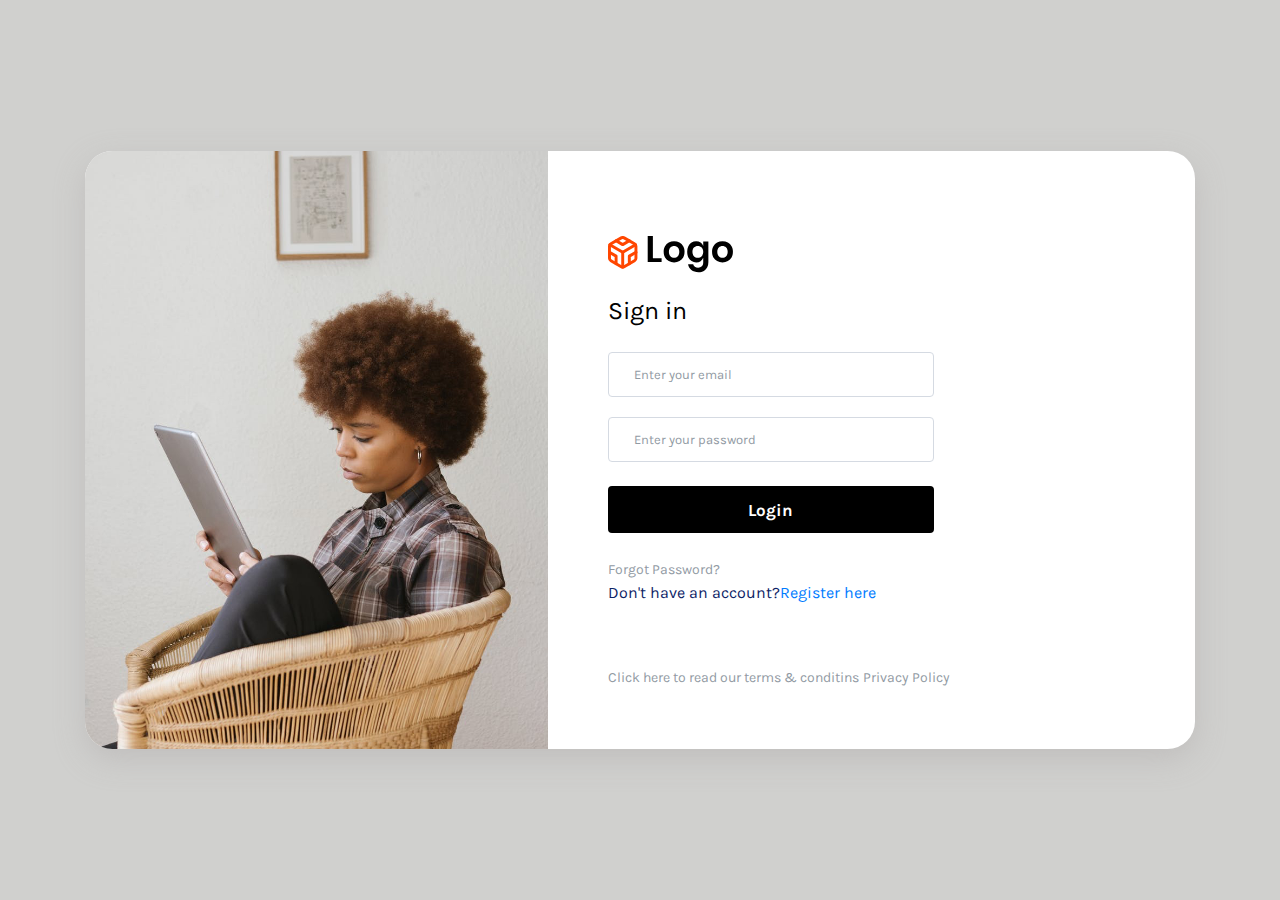
<file: new1/index.html>
<!DOCTYPE html>
<html lang="en">
<head>
  <meta charset="UTF-8">
  <meta name="viewport" content="width=device-width, initial-scale=1.0">
  <meta http-equiv="X-UA-Compatible" content="ie=edge">
  <title>Bootstrap sign in</title>
  <link href="https://fonts.googleapis.com/css?family=Karla:400,700&display=swap" rel="stylesheet">
  <link rel="stylesheet" href="https://cdn.materialdesignicons.com/4.8.95/css/materialdesignicons.min.css">
  <link rel="stylesheet" href="https://stackpath.bootstrapcdn.com/bootstrap/4.4.1/css/bootstrap.min.css">
  <link rel="stylesheet" href="assets/css/login.css">
</head>
<body>

  <main class="d-flex align-items-center min-vh-100 py-3 py-md-0">
    <div class="container">
      <div class="login-card card">
        <div class="row no-gutters">
          <div class="col-md-5">
            <img src="assets/images/login.jpg" class="login-card-img" alt="logo" srcset="">
          </div>
  
          <div class="col-md-7">
            <div class="card-body">
              <div class="brand-wrapper">
                <img src="assets/images/logo.svg" class="logo" alt="logo" srcset="">
              </div>


              <p class="login-card-description"> Sign in</p>
              <form action="#">
                <div class="form-group">
                  <label for="email" class="sr-only">Email</label>
                  <input type="email" name="email" id="email" class="form-control" placeholder="Enter your email">
                </div>

                <div class="form-group mb-4">
                  <label for="password" class="sr-only">Password</label>
                  <input type="password" name="password" id="password" class="form-control" placeholder="Enter your password">
                </div>

                <input name="login" id="login" class="btn btn-block login-btn mb-4" type="button" value="Login">
              </form>


              <a href="#" class="forgot-password-link">Forgot Password?</a>
              <p class="login-card-footer-text">Don't have an account?<a href="signup.html">Register here</a></p>

              <div class="login-card-footer-nav">
                <a href="#">Click here to read our terms & conditins</a>
                <a href="#">Privacy Policy</a>
                
              </div>
            </div>
          </div>
  
  
  
        </div>
      </div>
  
    </div>
  
  
  </main>
  











  <script src="https://code.jquery.com/jquery-3.4.1.min.js"></script>
  <script src="https://cdn.jsdelivr.net/npm/popper.js@1.16.0/dist/umd/popper.min.js"></script>
  <script src="https://stackpath.bootstrapcdn.com/bootstrap/4.4.1/js/bootstrap.min.js"></script>
</body>
</html>
</file>
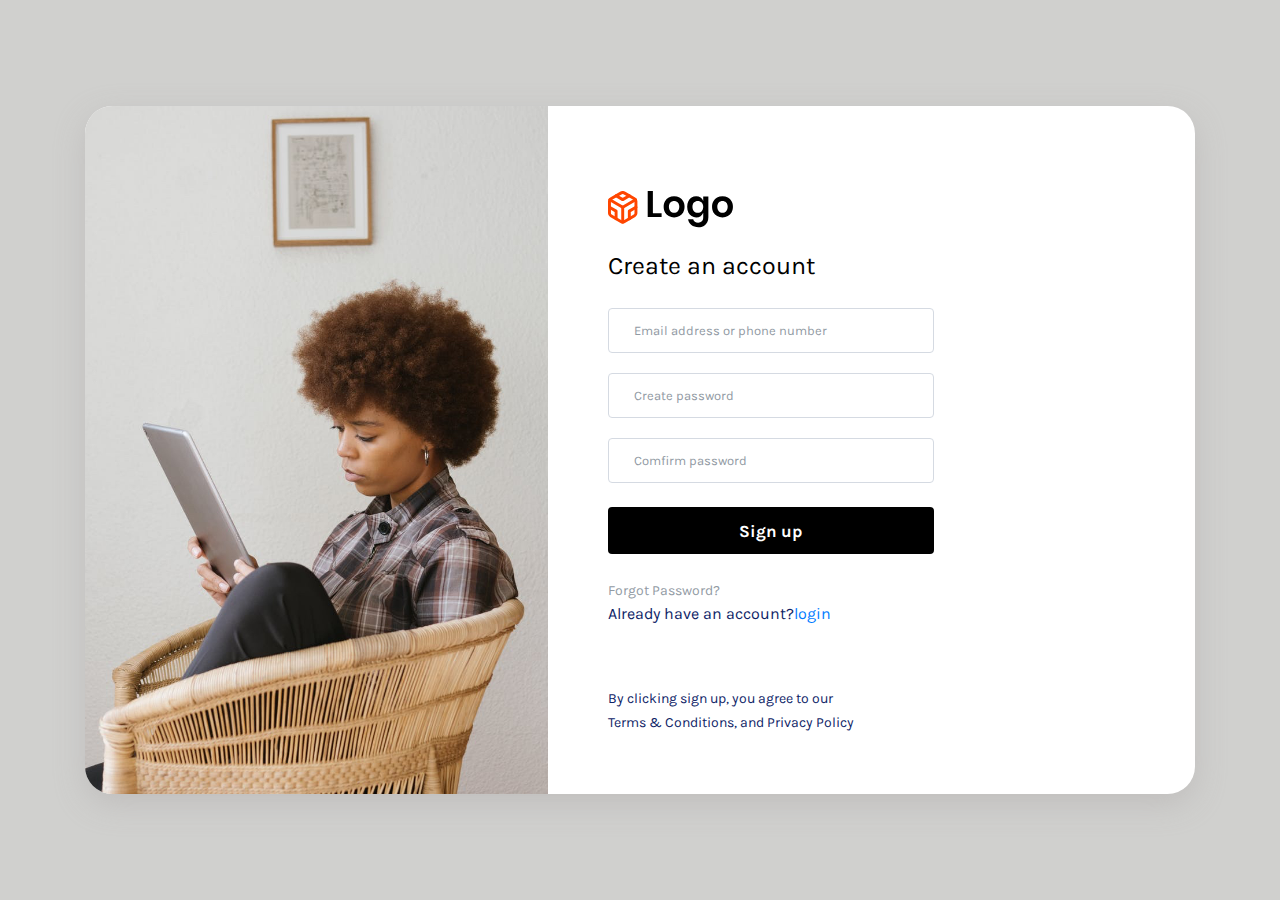
<file: new1/signup.html>
<!DOCTYPE html>
<html lang="en">
<head>
  <meta charset="UTF-8">
  <meta http-equiv="X-UA-Compatible" content="IE=edge">
  <meta name="viewport" content="width=device-width, initial-scale=1.0">
  <title>Bootstrap sign upt</title>
  <link href="https://fonts.googleapis.com/css?family=Karla:400,700&display=swap" rel="stylesheet">
  <link rel="stylesheet" href="https://cdn.materialdesignicons.com/4.8.95/css/materialdesignicons.min.css">
  <link rel="stylesheet" href="https://stackpath.bootstrapcdn.com/bootstrap/4.4.1/css/bootstrap.min.css">
  <link rel="stylesheet" href="signup.css">
</head>
<body>
  
<main class="d-flex align-items-center min-vh-100 py-3 py-md-0">
  <div class="container">
    <div class="login-card card">
      <div class="row no-gutters">
        <div class="col-md-5">
          <img src="assets/images/login.jpg" class="login-card-img" alt="logo">
        </div>

        <div class="col-md-7">
          <div class="card-body">
            <div class="brand-wrapper">
              <img src="assets/images/logo.svg" class="logo" alt="logo" srcset="">
            </div>


            <p class="login-card-description">Create an account</p>
            <form action="#">
              <div class="form-group">
                <label for="email" class="sr-only">Email</label>
                <input type="email" name="email" id="email" class="form-control" placeholder="Email address or phone number">
              </div>

              <div class="form-group mb-4">
                <label for="password" class="sr-only">Password</label>
                <input type="password" name="password" id="password" class="form-control" placeholder="Create password">

                <input type="password" name="password" id="password" class="form-control" placeholder="Comfirm password">
              </div>

              <input name="login" id="login" class="btn btn-block login-btn mb-4" type="button" value="Sign up">
            </form>


            <a href="#" class="forgot-password-link">Forgot Password?</a>
            <p class="login-card-footer-text">Already have an account?<a href="index.html">login</a></p>

            <div class="login-card-footer-nav">
              <a href="#">By clicking sign up, you agree to our </a>
              <br>
              <a href="#">Terms & Conditions, and Privacy Policy</a>
            </div>
          </div>
        </div>


      </div>
    </div>
  </div>
</main>







  <script src="https://code.jquery.com/jquery-3.4.1.min.js"></script>
  <script src="https://cdn.jsdelivr.net/npm/popper.js@1.16.0/dist/umd/popper.min.js"></script>
  <script src="https://stackpath.bootstrapcdn.com/bootstrap/4.4.1/js/bootstrap.min.js"></script>
</body>
</html>
</file>
<file: new1/assets/css/login.css>
body {
  font-family: "Karla", sans-serif;
  background-color: #d0d0ce;
  min-height: 100vh;
}

.brand-wrapper {
  margin-bottom: 19px;
}
.brand-wrapper .logo {
  height: 37px;
}

.login-card {
  border: 0;
  border-radius: 27.5px;
  box-shadow: 0 10px 30px 0 rgba(172, 168, 168, 0.43);
  overflow: hidden;
}
.login-card-img {
  border-radius: 0;
  position: absolute;
  width: 100%;
  height: 100%;
  -o-object-fit: cover;
  object-fit: cover;
}
.login-card .card-body {
  padding: 85px 60px 60px;
}
@media (max-width: 422px) {
  .login-card .card-body {
    padding: 35px 24px;
  }
}
.login-card-description {
  font-size: 25px;
  color: #000;
  font-weight: normal;
  margin-bottom: 23px;
}
.login-card form {
  max-width: 326px;
}
.login-card .form-control {
  border: 1px solid #d5dae2;
  padding: 15px 25px;
  margin-bottom: 20px;
  min-height: 45px;
  font-size: 13px;
  line-height: 15;
  font-weight: normal;
}
.login-card .form-control::-webkit-input-placeholder {
  color: #919aa3;
}
.login-card .form-control::-moz-placeholder {
  color: #919aa3;
}
.login-card .form-control:-ms-input-placeholder {
  color: #919aa3;
}
.login-card .form-control::-ms-input-placeholder {
  color: #919aa3;
}
.login-card .form-control::placeholder {
  color: #919aa3;
}
.login-card .login-btn {
  padding: 13px 20px 12px;
  background-color: #000;
  border-radius: 4px;
  font-size: 17px;
  font-weight: bold;
  line-height: 20px;
  color: #fff;
  margin-bottom: 24px;
}
.login-card .login-btn:hover {
  border: 1px solid #000;
  background-color: transparent;
  color: #000;
}
.login-card .forgot-password-link {
  font-size: 14px;
  color: #919aa3;
  margin-bottom: 12px;
}
.login-card-footer-text {
  font-size: 16px;
  color: #0d2366;
  margin-bottom: 60px;
}
@media (max-width: 767px) {
  .login-card-footer-text {
    margin-bottom: 24px;
  }
}
.login-card-footer-nav a {
  font-size: 14px;
  color: #919aa3;
}
</file>
<file: new1/signup.css>
body {
  font-family: "Karla", sans-serif;
  background-color: #d0d0ce;
  min-height: 100vh;
}

.brand-wrapper {
  margin-bottom: 19px;
}
.brand-wrapper .logo {
  height: 37px;
}

.login-card {
  border: 0;
  border-radius: 27.5px;
  box-shadow: 0 10px 30px 0 rgba(172, 168, 168, 0.43);
  overflow: hidden;
}
.login-card-img {
  border-radius: 0;
  position: absolute;
  width: 100%;
  height: 100%;
  -o-object-fit: cover;
  object-fit: cover;
}
.login-card .card-body {
  padding: 85px 60px 60px;
}
@media (max-width: 422px) {
  .login-card .card-body {
    padding: 35px 24px;
  }
}
.login-card-description {
  font-size: 25px;
  color: #000;
  font-weight: normal;
  margin-bottom: 23px;
}
.login-card form {
  max-width: 326px;
}
.login-card .form-control {
  border: 1px solid #d5dae2;
  padding: 15px 25px;
  margin-bottom: 20px;
  min-height: 45px;
  font-size: 13px;
  line-height: 15;
  font-weight: normal;
}
.login-card .form-control::-webkit-input-placeholder {
  color: #919aa3;
}
.login-card .form-control::-moz-placeholder {
  color: #919aa3;
}
.login-card .form-control:-ms-input-placeholder {
  color: #919aa3;
}
.login-card .form-control::-ms-input-placeholder {
  color: #919aa3;
}
.login-card .form-control::placeholder {
  color: #919aa3;
}
.login-card .login-btn {
  padding: 13px 20px 12px;
  background-color: #000;
  border-radius: 4px;
  font-size: 17px;
  font-weight: bold;
  line-height: 20px;
  color: #fff;
  margin-bottom: 24px;
}
.login-card .login-btn:hover {
  border: 1px solid #000;
  background-color: transparent;
  color: #000;
}
.login-card .forgot-password-link {
  font-size: 14px;
  color: #919aa3;
  margin-bottom: 12px;
}
.login-card-footer-text {
  font-size: 16px;
  color: #0d2366;
  margin-bottom: 60px;
}
@media (max-width: 767px) {
  .login-card-footer-text {
    margin-bottom: 24px;
  }
}
.login-card-footer-nav a {
  font-size: 14px;
  color:#0d2366;
}
</file>
